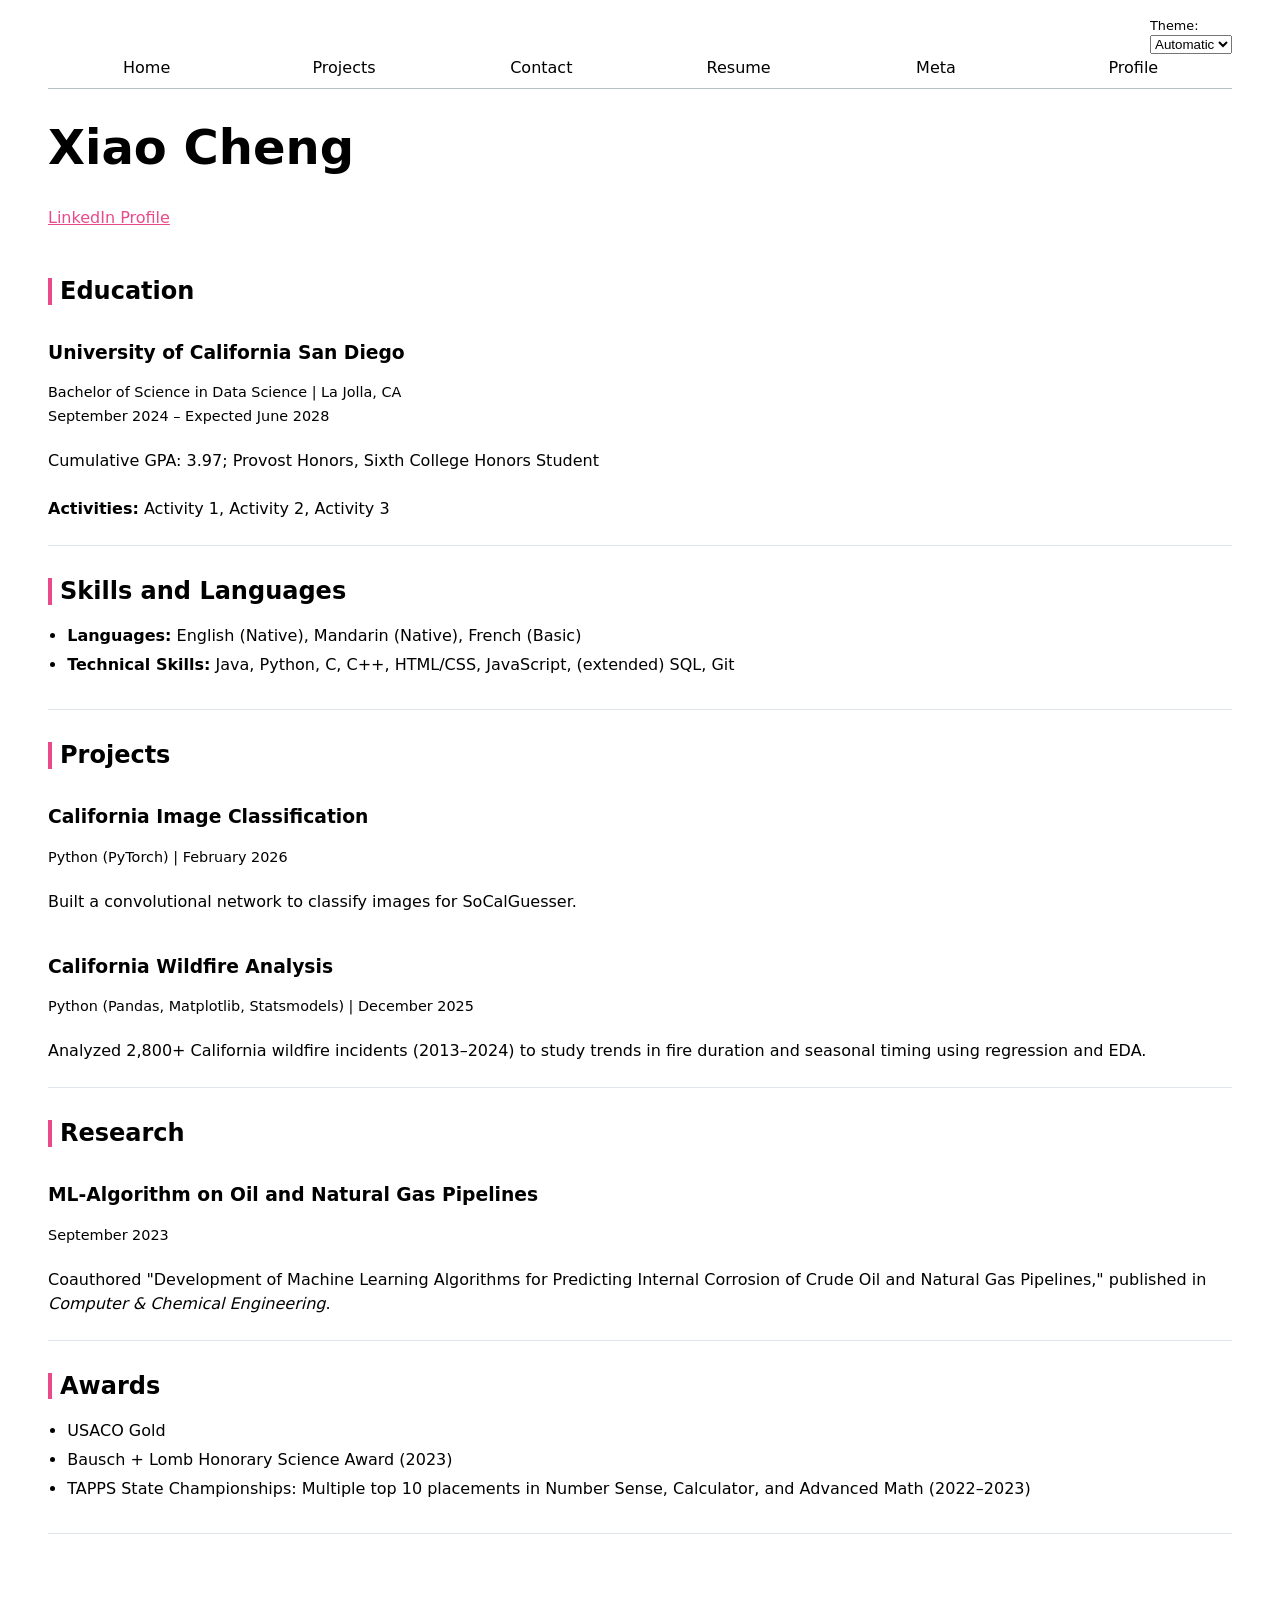
<file: resume/index.html>
<!DOCTYPE html>
<html lang="en">
<head>
    <meta charset="UTF-8">
    <meta name="viewport" content="width=device-width, initial-scale=1.0">
    <link rel="stylesheet" href="resume_style.css">
    <link rel="stylesheet" href="../style.css">
    
    <title>Resume</title>
</head>
<body>

    <script type="module" src="../global.js"></script>

    <!-- <nav>
        <ul>
            <li><a href="../index.html">Home</a></li>
            <li><a href="../projects/index.html">Projects</a></li>
            <li><a href="../contact/index.html">Contact</a></li>
            <li><a href="index.html">Resume</a></li>
            <li><a href="https://github.com/xiaocheng05" target="_blank">Profile</a></li>
        </ul>
    </nav> -->

    <header id = "top">
        <h1>Xiao Cheng</h1>
        <p>
            <a href="https://linkedin.com/in/xiao-cheng-271b31359" target="_blank">LinkedIn Profile</a>
        </p>
    </header>

    <main>
        <section id="education">
            <h2>Education</h2>
            <article>
                <header>
                    <h3>University of California San Diego</h3>
                    <p>Bachelor of Science in Data Science | La Jolla, CA</p>
                    <p>
                        <time datetime="2024-09">September 2024</time> – 
                        Expected <time datetime="2028-06">June 2028</time>
                    </p>
                </header>
                <p>Cumulative GPA: 3.97; Provost Honors, Sixth College Honors Student</p>
                <p><strong>Activities:</strong> Activity 1, Activity 2, Activity 3</p>
            </article>
        </section>

        <section id="skills">
            <h2>Skills and Languages</h2>
            <ul>
                <li><strong>Languages:</strong> English (Native), Mandarin (Native), French (Basic)</li>
                <li><strong>Technical Skills:</strong> Java, Python, C, C++, HTML/CSS, JavaScript, (extended) SQL, Git</li>
            </ul>
        </section>

        <section id="projects">
            <h2>Projects</h2>
            
            <article>
                <header>
                    <h3>California Image Classification</h3>
                    <p>Python (PyTorch) | <time datetime="2026-02">February 2026</time></p>
                </header>
                <p>Built a convolutional network to classify images for SoCalGuesser.</p>
                
            </article>

            <article>
                <header>
                    <h3>California Wildfire Analysis</h3>
                    <p>Python (Pandas, Matplotlib, Statsmodels) | <time datetime="2025-12">December 2025</time></p>
                </header>
                <p>Analyzed 2,800+ California wildfire incidents (2013–2024) to study trends in fire duration and seasonal timing using regression and EDA.</p>
            </article>

        </section>

        <section id="research">
            <h2>Research</h2>
            <article>
                <header>
                    <h3>ML-Algorithm on Oil and Natural Gas Pipelines</h3>
                    <p><time datetime="2023-09">September 2023</time></p>
                </header>
                <p>Coauthored "Development of Machine Learning Algorithms for Predicting Internal Corrosion of Crude Oil and Natural Gas Pipelines," published in <em>Computer & Chemical Engineering</em>.</p>
            </article>
        </section>

        <section id="awards">
            <h2>Awards</h2>
            <ul>
                <li>USACO Gold</li>
                <li>Bausch + Lomb Honorary Science Award (<time datetime="2023">2023</time>)</li>
                <li>TAPPS State Championships: Multiple top 10 placements in Number Sense, Calculator, and Advanced Math (2022–2023)</li>
            </ul>
        </section>
    </main>

</body>
</html>
</file>
<file: resume/resume_style.css>
h2 {
  border-left: 4px solid var(--color-accent);
  padding-left: 0.5rem;
}

p {
  margin: 0.5rem 0;
}

section {
  margin-bottom: 2rem;
  padding-bottom: 1rem;
  border-bottom: 1px solid oklch(92% 0.01 250);
}

article {
  display: grid;
  gap: 0.5rem;
  margin-top: 1rem;
}

article header {
  margin-bottom: 0.25rem;
}

article header p {
  color: var(--color-muted);
  font-size: 0.9em;
  line-height: 1.4;
  margin: 0.2rem 0;
}


ul {
  padding-left: 1.2rem;
}

li {
  margin: 0.3rem 0;
}

a {
  color: var(--color-accent);
}


@media (max-width: 600px) {
  body {
    padding: 1rem;
  }

  nav a {
    font-size: 0.9rem;
  }

  h1 {
    font-size: 250%;
  }
}

#top {
  margin-bottom: 3rem;
}
</file>
<file: style.css>
:root {
  --color-accent: oklch(65% 50% 0);
}

html {
  color-scheme: light dark;
}

body {
  font: 100%/1.5 system-ui;
  
  max-width: 120ch;
  margin: 0 auto;
  padding: 3rem;

}

nav ul,
nav li {
  display: contents;
}

nav {
  --border-color: oklch(50% 10% 200 / 40%);
}

nav {
  display: flex;
  margin-bottom: 1rem;
  border-bottom: 1px solid var(--border-color);
}

nav a {
  text-decoration: none;
  color: inherit;
  text-align: center;
  padding: 0.5em;
  flex: 1;
}

nav a:hover {
  border-bottom: 0.4em solid var(--color-accent);
  padding-bottom: calc(0.5em - 0.4em);
}

nav a.current {
  border-bottom: 0.4em solid oklch(80% 3% 200);
  padding-bottom: calc(0.5em - 0.4em);
}

form {
  display: grid;
  grid-template-columns: auto 1fr;
  gap: 1em;
}

label {
  display: grid;
  grid-template-columns: subgrid;
}

label,
button {
  grid-column: 1 / -1;
}

input,
textarea,
button {
  font: inherit;
}

.projects {
  display: grid;
}

.projects {
  display: grid;
  grid-template-columns: repeat(auto-fill, minmax(15em, 1fr));
}

.projects article {
  display: grid;
}

.projects article {
  display: grid;
  grid-template-rows: subgrid;
}

.projects article {
  grid-row: span 3;
}

h1 {
  font-size: 300%;
}

h1,
h2,
h3,
h4,
h5,
h6 {
  line-height: 1.1;
  text-wrap: balance;
}

.color-scheme {
  position: absolute;
  top: 1rem;
  right: 3rem;
  font-size: 80%;
}

.stats-grid {
  display: grid;
  grid-template-columns: repeat(4, 1fr);
  gap: 3rem;
}

.stat .label {
  font-size: 0.9rem;
  text-transform: uppercase;
  color: #6b7280;
  margin-bottom: 0.5rem;
}

.stat .value {
  font-size: 3rem;
  font-weight: 300;
}

.project-year {
  font-family: "Times New Roman", serif; /* Matches the serif look in the image */
  font-style: italic;
  color: #666;
  margin-top: 5px;
}

#projects-pie-plot {
  max-width: 20em;
  margin-block: 2em;

  overflow: visible;
}

.container {
  display: flex;
  align-items: center;   /* vertically align pie + legend */
  gap: 2em;              /* space between chart and legend */
}

/* control pie size */
.container svg {
  width: 200px;
  height: 200px;
  flex-shrink: 0;        /* prevent shrinking */
}

/* legend styling (from before, slightly refined) */
.legend {
  display: grid;
  grid-template-columns: repeat(auto-fill, minmax(9em, 1fr));
  gap: 1em;
  padding: 1em;
  margin: 0;
  border: 1px solid #ccc;
  list-style: none;
  flex: 1;               /* let legend take remaining space */
}

.legend-item {
  display: flex;
  align-items: center;
  gap: 0.5em;
}

.legend-item .swatch {
  width: 1em;
  height: 1em;
  background-color: var(--color);
  display: inline-block;
}

.swatch {
  display: inline-block;
  width: 1em;
  height: 1em;
  aspect-ratio: 1 / 1;
  background-color: var(--color);
  border-radius: 3px;
}

.legend em {
  color: #666;
  font-style: italic;
}

&:has(path:hover) {
  path:not(:hover) {
    opacity: 0.5;
  }
}

path {
  transition: 300ms;
}

.selected {
  --color: oklch(60% 45% 0) !important;

  &:is(path) {
    fill: var(--color);
  }
}

.stats {
  display: flex;
  flex-wrap: wrap;
  gap: 2rem;
  align-items: center;
  margin: 2rem 0;
  font-family: system-ui, -apple-system, sans-serif;
}

/* The Labels (e.g., TOTAL LOC, TOTAL COMMITS) */
.stats dt {
  color: #666;
  font-size: 0.75rem;
  font-weight: 500;
  text-transform: uppercase;
  line-height: 1.2;
  max-width: 80px; /* Forces wrapping for multi-word labels */
}

/* The Values (e.g., 881, 8, Friday) */
.stats dd {
  font-size: 1.5rem;
  font-weight: 100; 
  margin: 0;
  padding: 0;
  color: #111;
  line-height: 1;
}

/* Optional: styling the abbreviation dotted underline */
.stats abbr {
  text-decoration: underline dotted;
  text-underline-offset: 3px;
  cursor: help;
}

.gridlines line {
  stroke: #ccc;
  stroke-opacity: 0.5;
  shape-rendering: crispEdges;
}

.gridlines path {
  display: none;
}

circle {
  transition: 200ms;
  transform-origin: center;
  transform-box: fill-box;
}

circle:hover {
  transform: scale(1.5);
}

dl.info {
  display: grid;
  grid-template-columns: auto 1fr;
  gap: 0.25em 1em;
  margin: 0;
}

dl.info dt,
dl.info dd {
  margin: 0;
}

dl.info dt {
  color: #666;
  font-weight: 200;
}

dl.info dd {
  font-weight: 300;
}

.tooltip {
  position: fixed;
  top: 1em;
  left: 1em;
}

.tooltip {
  position: fixed;
  top: 1em;
  left: 1em;

  background-color: rgba(255, 255, 255, 0.85);
  color: #111;

  padding: 0.75em 1em;
  border-radius: 0.5em;

  box-shadow:
    0 4px 12px rgba(0, 0, 0, 0.15);

  backdrop-filter: blur(6px);

  font-size: 0.9rem;

  pointer-events: none;
}

dl.info {
  /* ... other styles ... */
  transition-duration: 500ms;
  transition-property: opacity, visibility;
}

dl.info[hidden]:not(:hover, :focus-within) {
  opacity: 0;
  visibility: hidden;
}

circle.selected {
  fill: #ff6b6b;
}
</file>
